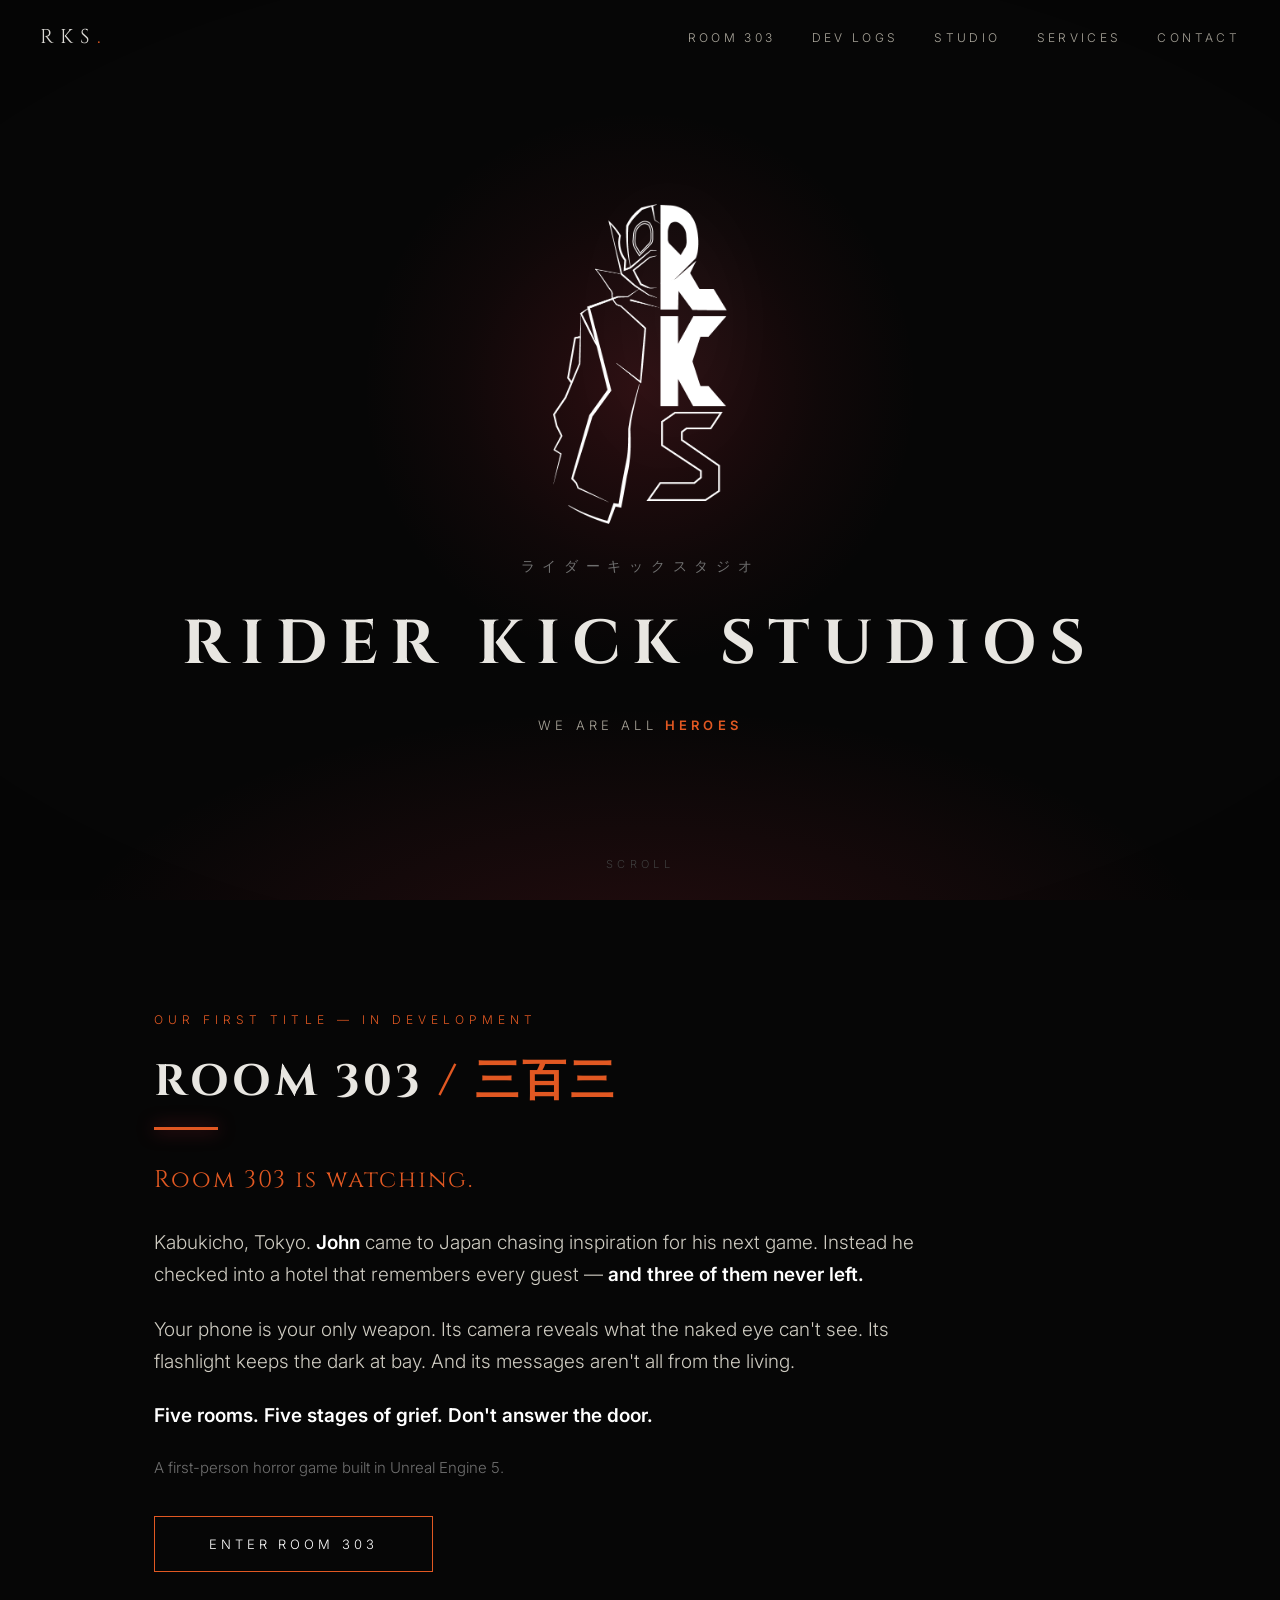
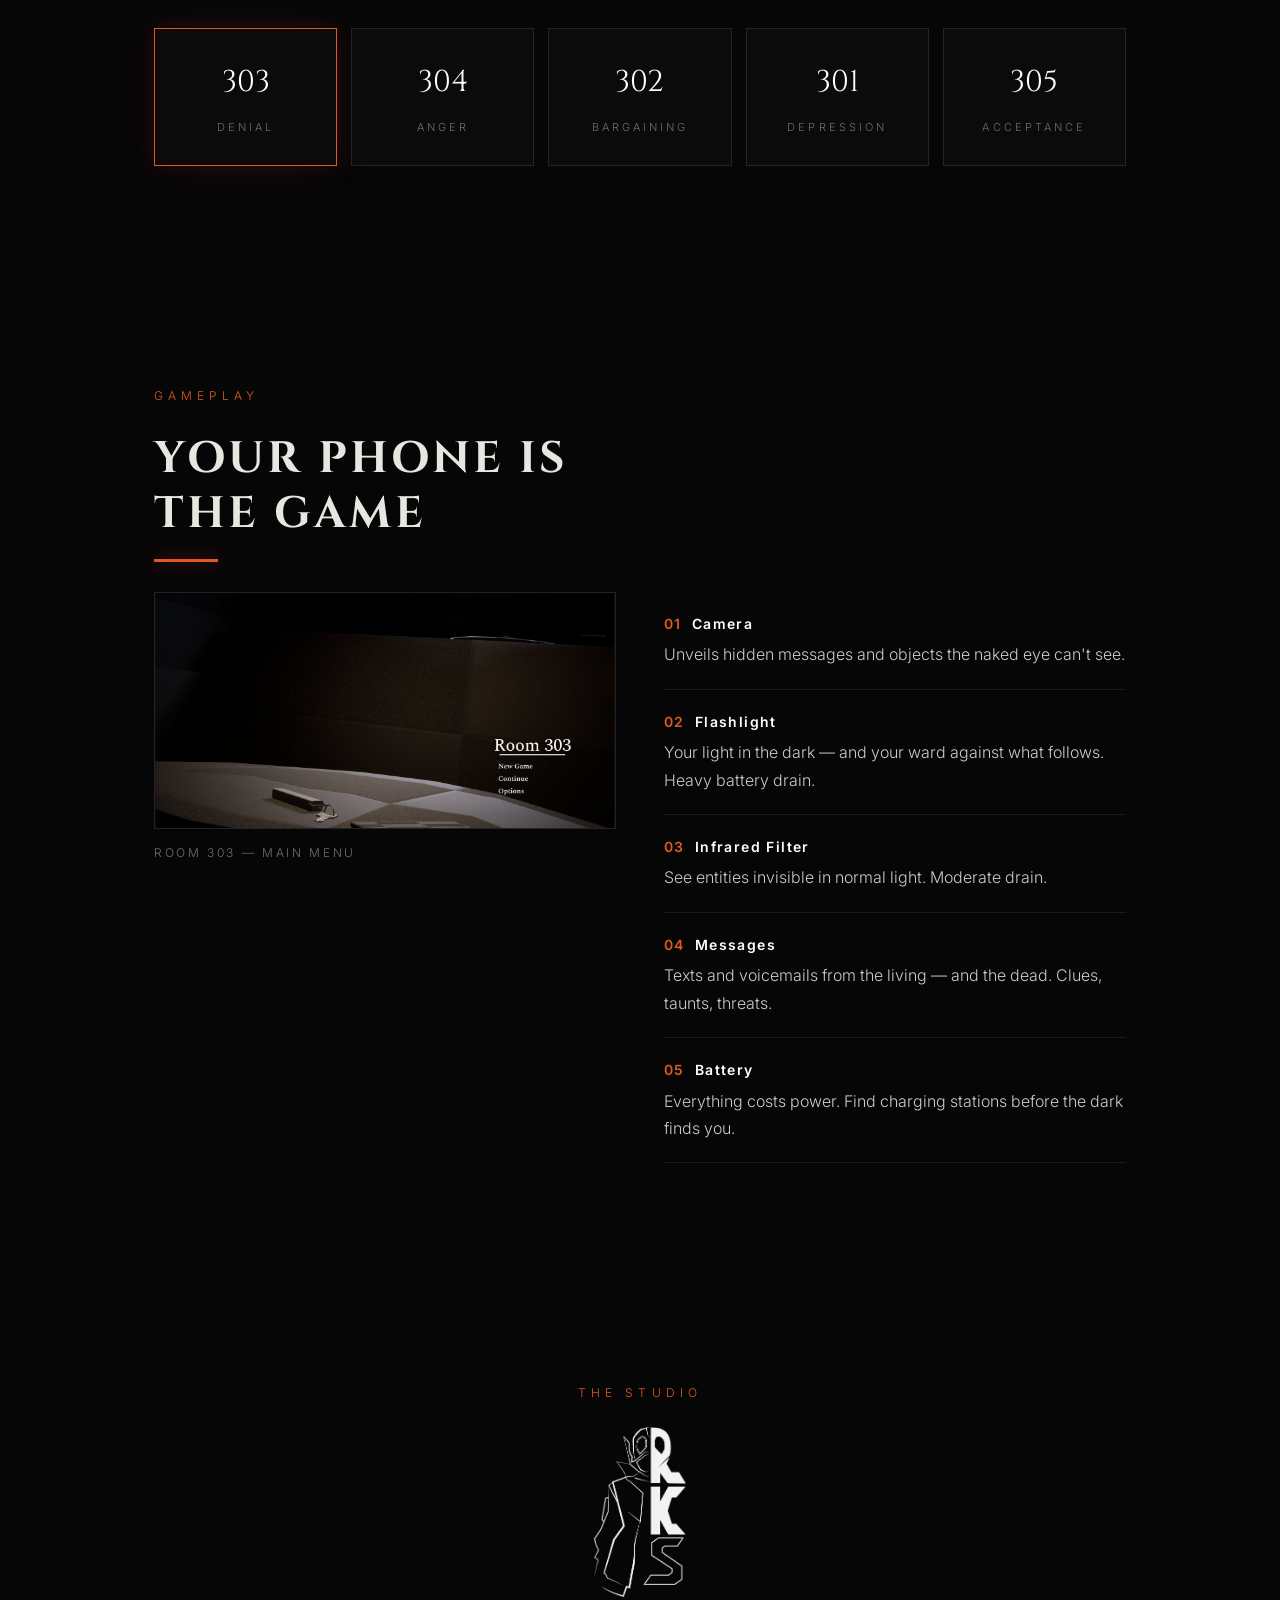
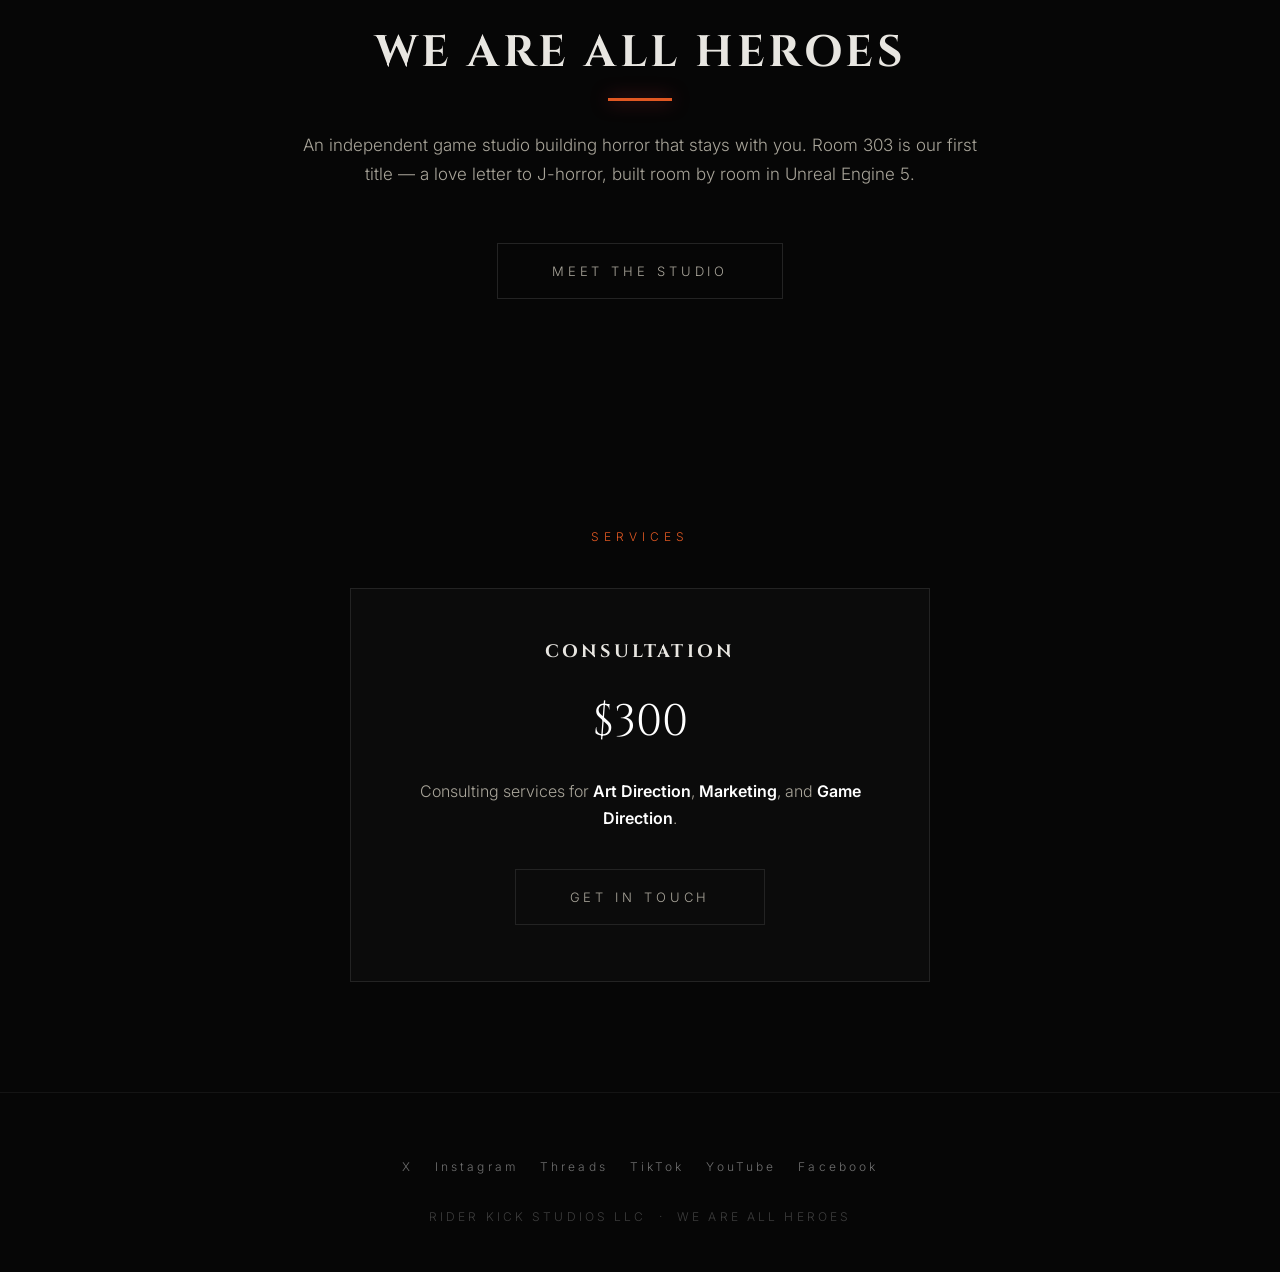
<file: index.html>
<!DOCTYPE html>
<html lang="en">
<head>
<meta charset="UTF-8">
<meta name="viewport" content="width=device-width, initial-scale=1.0">
<title>Rider Kick Studios — We Are All Heroes</title>
<meta name="description" content="Rider Kick Studios. We Are All Heroes. Room 303 — a first-person horror game set in Tokyo, built in Unreal Engine 5.">
<link rel="preconnect" href="https://fonts.googleapis.com">
<link rel="preconnect" href="https://fonts.gstatic.com" crossorigin>
<link href="https://fonts.googleapis.com/css2?family=Cinzel:wght@500;700&family=Inter:wght@300;400;600&display=swap" rel="stylesheet">
<link rel="stylesheet" href="styles.css">
<link rel="icon" type="image/png" href="assets/rks-logo.png">
</head>
<body>

<nav class="nav" aria-label="Main navigation">
  <a class="brand" href="index.html">RKS<span>.</span></a>
  <button class="hamburger" aria-label="Toggle menu" aria-expanded="false">
    <span></span><span></span><span></span>
  </button>
  <ul>
    <li><a href="room303.html">Room 303</a></li>
    <li><a href="devlogs.html">Dev Logs</a></li>
    <li><a href="studio.html">Studio</a></li>
    <li><a href="index.html#services">Services</a></li>
    <li><a href="studio.html#contact">Contact</a></li>
  </ul>
</nav>

<header class="hero">
  <img class="emblem" src="assets/rks-logo.png" alt="Rider Kick Studios logo — a rider helmet in white line art beside the stacked letters RKS">
  <div class="jp">ライダーキックスタジオ</div>
  <h1>RIDER KICK STUDIOS</h1>
  <p class="tagline">We Are All <b>Heroes</b></p>
  <div class="scroll-hint">SCROLL</div>
</header>

<section class="block reveal" id="room303">
  <div class="kicker">Our first title — in development</div>
  <h2 class="section-title">ROOM 303 <span class="jp-accent">/ 三百三</span></h2>
  <p class="watch-line">Room 303 is watching.</p>
  <p class="lead">Kabukicho, Tokyo. <strong>John</strong> came to Japan chasing inspiration for his next game. Instead he checked into a hotel that remembers every guest — <strong>and three of them never left.</strong></p>
  <p class="lead">Your phone is your only weapon. Its camera reveals what the naked eye can't see. Its flashlight keeps the dark at bay. And its messages aren't all from the living.</p>
  <p class="lead"><strong>Five rooms. Five stages of grief. Don't answer the door.</strong></p>
  <p class="fine">A first-person horror game built in Unreal Engine 5.</p>
  <a class="btn" href="room303.html">Enter Room 303</a>

  <div class="rooms">
    <div class="room main"><div class="num">303</div><div class="stage">Denial</div></div>
    <div class="room"><div class="num">304</div><div class="stage">Anger</div></div>
    <div class="room"><div class="num">302</div><div class="stage">Bargaining</div></div>
    <div class="room"><div class="num">301</div><div class="stage">Depression</div></div>
    <div class="room"><div class="num">305</div><div class="stage">Acceptance</div></div>
  </div>
</section>

<section class="block reveal">
  <div class="kicker">Gameplay</div>
  <h2 class="section-title">YOUR PHONE IS<br>THE GAME</h2>
  <div class="systems">
    <div>
      <div class="shot-frame">
        <img src="assets/room303-main-menu.jpg" alt="Room 303 main menu — a dark hotel room with a key on the table">
      </div>
      <p class="shot-caption">Room 303 — main menu</p>
    </div>
    <ul>
      <li><b><i>01</i>Camera</b>Unveils hidden messages and objects the naked eye can't see.</li>
      <li><b><i>02</i>Flashlight</b>Your light in the dark — and your ward against what follows. Heavy battery drain.</li>
      <li><b><i>03</i>Infrared Filter</b>See entities invisible in normal light. Moderate drain.</li>
      <li><b><i>04</i>Messages</b>Texts and voicemails from the living — and the dead. Clues, taunts, threats.</li>
      <li><b><i>05</i>Battery</b>Everything costs power. Find charging stations before the dark finds you.</li>
    </ul>
  </div>
</section>

<section class="block reveal studio-center">
  <div class="kicker">The studio</div>
  <img class="emblem-sm" src="assets/rks-logo.png" alt="Rider Kick Studios logo">
  <h2 class="section-title">WE ARE ALL HEROES</h2>
  <p>An independent game studio building horror that stays with you. Room 303 is our first title — a love letter to J-horror, built room by room in Unreal Engine 5.</p>
  <a class="btn ghost" href="studio.html">Meet the studio</a>
</section>

<section class="block reveal" id="services">
  <div class="kicker" style="text-align:center">Services</div>
  <div class="service-card">
    <h3>CONSULTATION</h3>
    <div class="price">$300</div>
    <p>Consulting services for <strong>Art Direction</strong>, <strong>Marketing</strong>, and <strong>Game Direction</strong>.</p>
    <a class="btn ghost" href="studio.html#contact">Get in touch</a>
  </div>
</section>

<footer>
  <div class="f-socials">
    <a href="https://x.com/RiderKickStudio" aria-label="RKS on X">X</a>
    <a href="https://www.instagram.com/riderkickstudios" aria-label="RKS on Instagram">Instagram</a>
    <a href="https://www.threads.net/@riderkickstudios" aria-label="RKS on Threads">Threads</a>
    <a href="#" aria-label="RKS on TikTok">TikTok</a>
    <a href="#" aria-label="RKS on YouTube">YouTube</a>
    <a href="#" aria-label="RKS on Facebook">Facebook</a>
  </div>
  <p>RIDER KICK STUDIOS LLC &nbsp;·&nbsp; WE ARE ALL HEROES</p>
</footer>

<script src="script.js"></script>
</body>
</html>
</file>
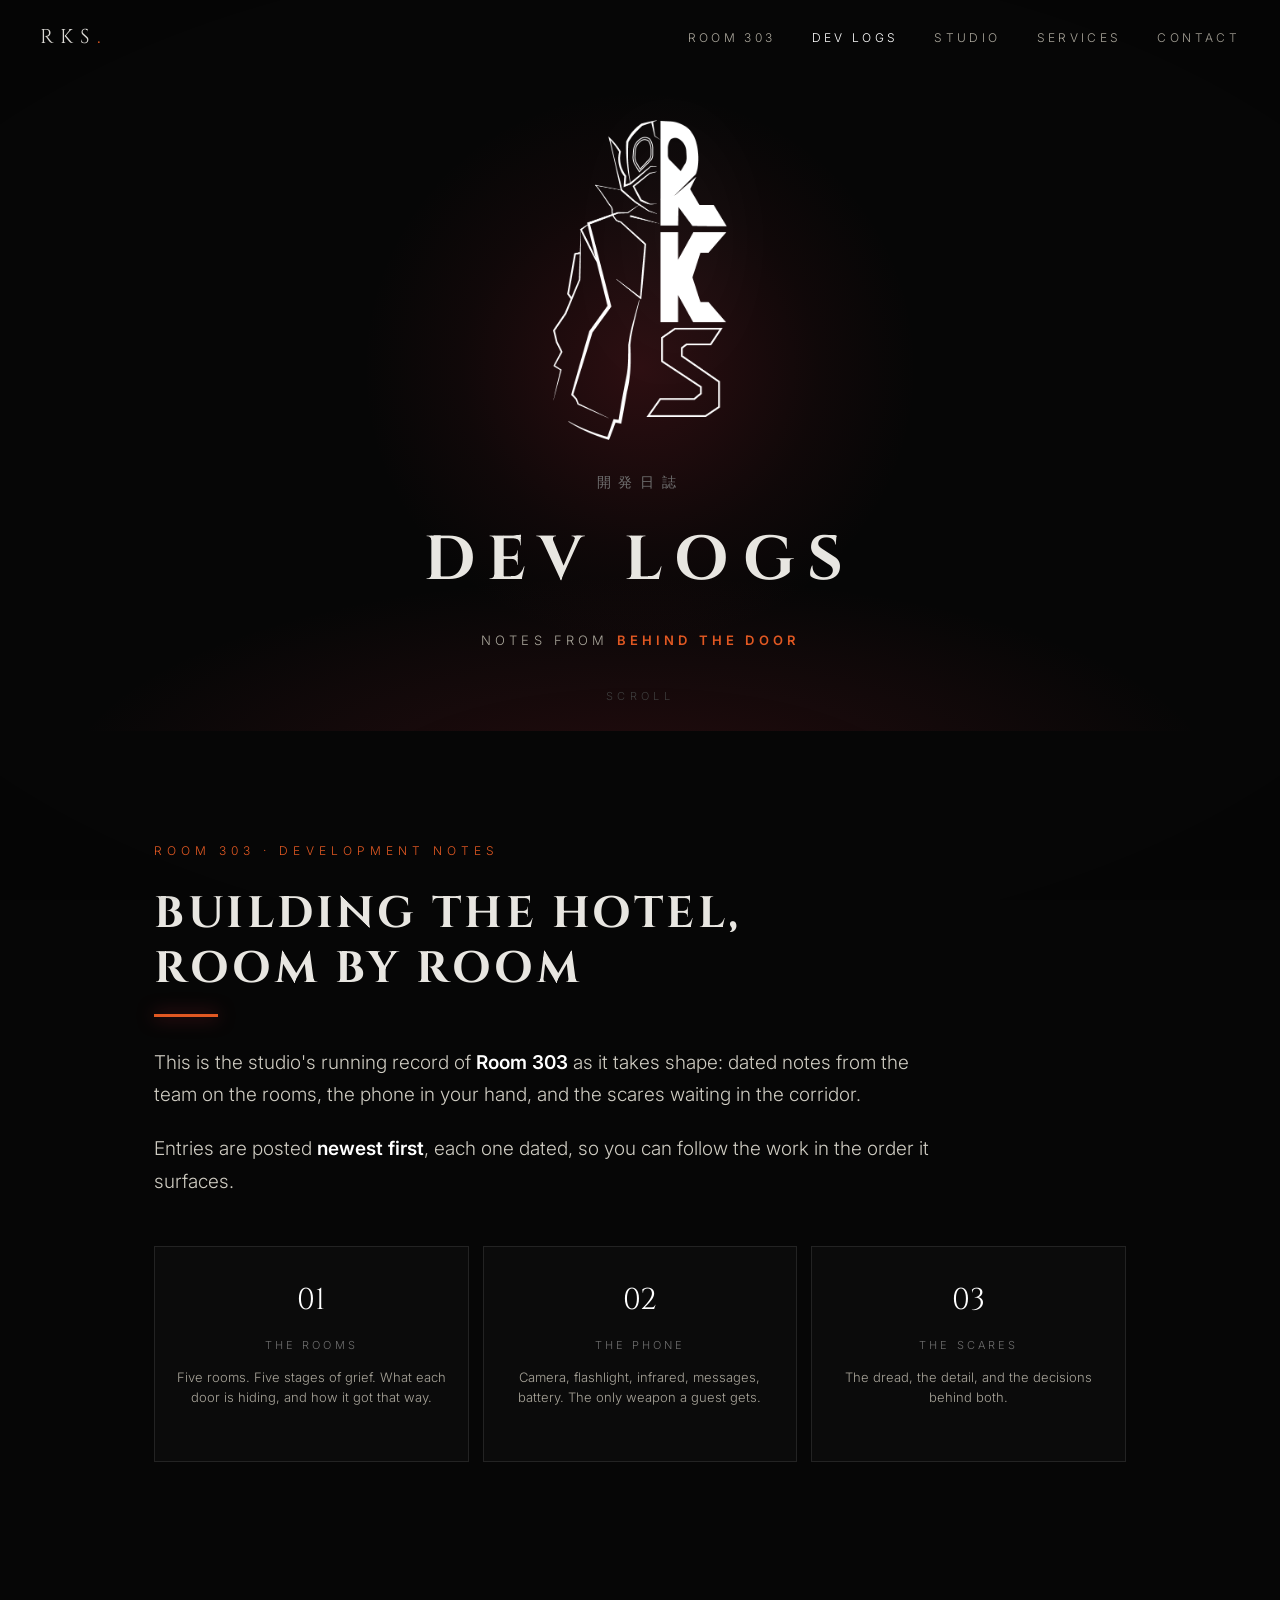
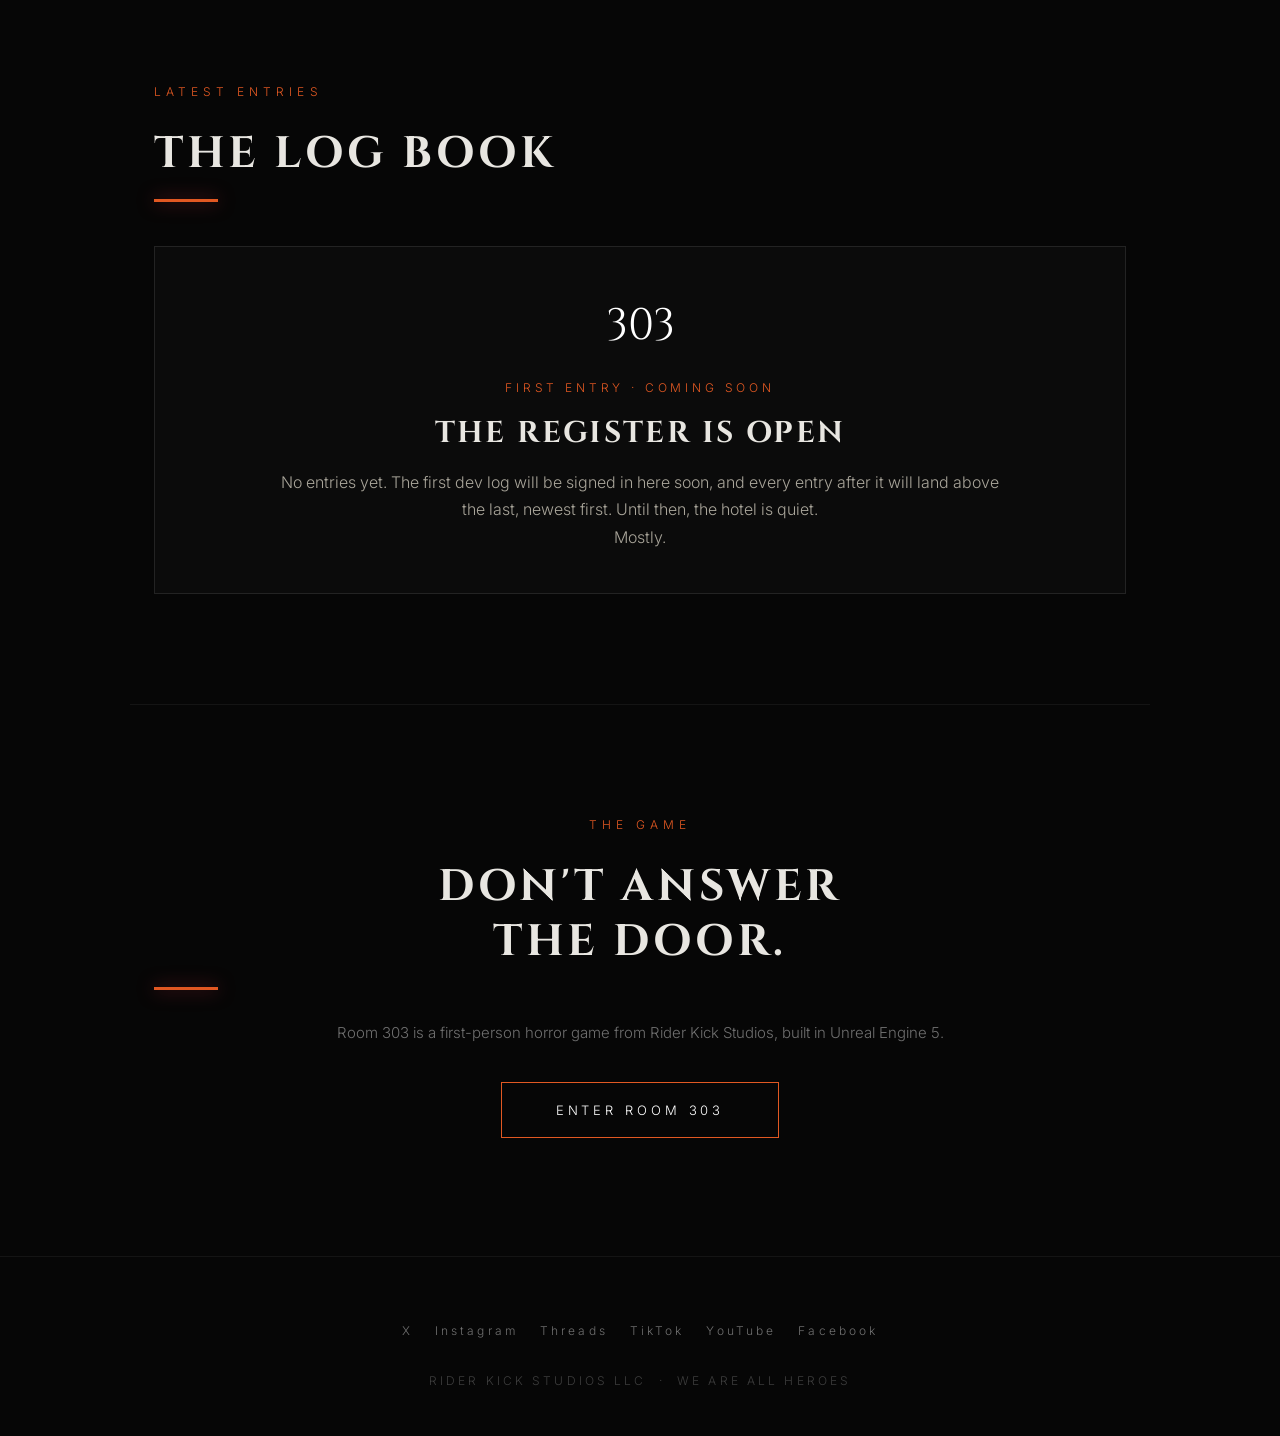
<file: devlogs.html>
<!DOCTYPE html>
<html lang="en">
<head>
<meta charset="UTF-8">
<meta name="viewport" content="width=device-width, initial-scale=1.0">
<title>Dev Logs — Rider Kick Studios</title>
<meta name="description" content="Dev Logs from Rider Kick Studios: dated development notes from the team building Room 303, our first-person horror game set in Kabukicho, Tokyo.">
<link rel="preconnect" href="https://fonts.googleapis.com">
<link rel="preconnect" href="https://fonts.gstatic.com" crossorigin>
<link href="https://fonts.googleapis.com/css2?family=Cinzel:wght@500;700&family=Inter:wght@300;400;600&display=swap" rel="stylesheet">
<link rel="stylesheet" href="styles.css">
<link rel="icon" type="image/png" href="assets/rks-logo.png">
</head>
<body>

<nav class="nav" aria-label="Main navigation">
  <a class="brand" href="index.html">RKS<span>.</span></a>
  <button class="hamburger" aria-label="Toggle menu" aria-expanded="false">
    <span></span><span></span><span></span>
  </button>
  <ul>
    <li><a href="room303.html">Room 303</a></li>
    <li><a href="devlogs.html" class="active">Dev Logs</a></li>
    <li><a href="studio.html">Studio</a></li>
    <li><a href="index.html#services">Services</a></li>
    <li><a href="studio.html#contact">Contact</a></li>
  </ul>
</nav>

<header class="hero" style="min-height: 76vh;">
  <img class="emblem" src="assets/rks-logo.png" alt="Rider Kick Studios logo — a rider helmet in white line art beside the stacked letters RKS">
  <div class="jp">開発日誌</div>
  <h1>DEV LOGS</h1>
  <p class="tagline">Notes from <b>behind the door</b></p>
  <div class="scroll-hint">SCROLL</div>
</header>

<section class="block reveal">
  <div class="kicker">Room 303 · Development notes</div>
  <h2 class="section-title">BUILDING THE HOTEL,<br>ROOM BY ROOM</h2>
  <p class="lead">This is the studio's running record of <strong>Room 303</strong> as it takes shape: dated notes from the team on the rooms, the phone in your hand, and the scares waiting in the corridor.</p>
  <p class="lead">Entries are posted <strong>newest first</strong>, each one dated, so you can follow the work in the order it surfaces.</p>

  <div class="devlog-topics">
    <div class="room"><div class="num">01</div><div class="stage">The Rooms</div><div class="desc">Five rooms. Five stages of grief. What each door is hiding, and how it got that way.</div></div>
    <div class="room"><div class="num">02</div><div class="stage">The Phone</div><div class="desc">Camera, flashlight, infrared, messages, battery. The only weapon a guest gets.</div></div>
    <div class="room"><div class="num">03</div><div class="stage">The Scares</div><div class="desc">The dread, the detail, and the decisions behind both.</div></div>
  </div>
</section>

<section class="block reveal" id="entries">
  <div class="kicker">Latest entries</div>
  <h2 class="section-title">THE LOG BOOK</h2>

  <!-- Dev log entries: add each new entry as an <article class="devlog-entry"> at the TOP of .devlog-list, newest first.
       Entry shape:
       <article class="devlog-entry">
         <div class="devlog-meta"><time datetime="YYYY-MM-DD">Month D, YYYY</time> · Room 303</div>
         <h3>Entry title</h3>
         <p>Entry text.</p>
       </article> -->
  <div class="devlog-list">
    <article class="devlog-empty">
      <div class="room-num">303</div>
      <div class="devlog-meta">First entry · Coming soon</div>
      <h3>THE REGISTER IS OPEN</h3>
      <p>No entries yet. The first dev log will be signed in here soon, and every entry after it will land above the last, newest first. Until then, the hotel is quiet.</p>
      <p>Mostly.</p>
    </article>
  </div>
</section>

<section class="block reveal contact-box">
  <div class="kicker">The game</div>
  <h2 class="section-title">DON'T ANSWER<br>THE DOOR.</h2>
  <p class="fine">Room 303 is a first-person horror game from Rider Kick Studios, built in Unreal Engine 5.</p>
  <a class="btn" href="room303.html">Enter Room 303</a>
</section>

<footer>
  <div class="f-socials">
    <a href="https://x.com/RiderKickStudio" aria-label="RKS on X">X</a>
    <a href="https://www.instagram.com/riderkickstudios" aria-label="RKS on Instagram">Instagram</a>
    <a href="https://www.threads.net/@riderkickstudios" aria-label="RKS on Threads">Threads</a>
    <a href="#" aria-label="RKS on TikTok">TikTok</a>
    <a href="#" aria-label="RKS on YouTube">YouTube</a>
    <a href="#" aria-label="RKS on Facebook">Facebook</a>
  </div>
  <p>RIDER KICK STUDIOS LLC &nbsp;·&nbsp; WE ARE ALL HEROES</p>
</footer>

<script src="script.js"></script>
</body>
</html>
</file>
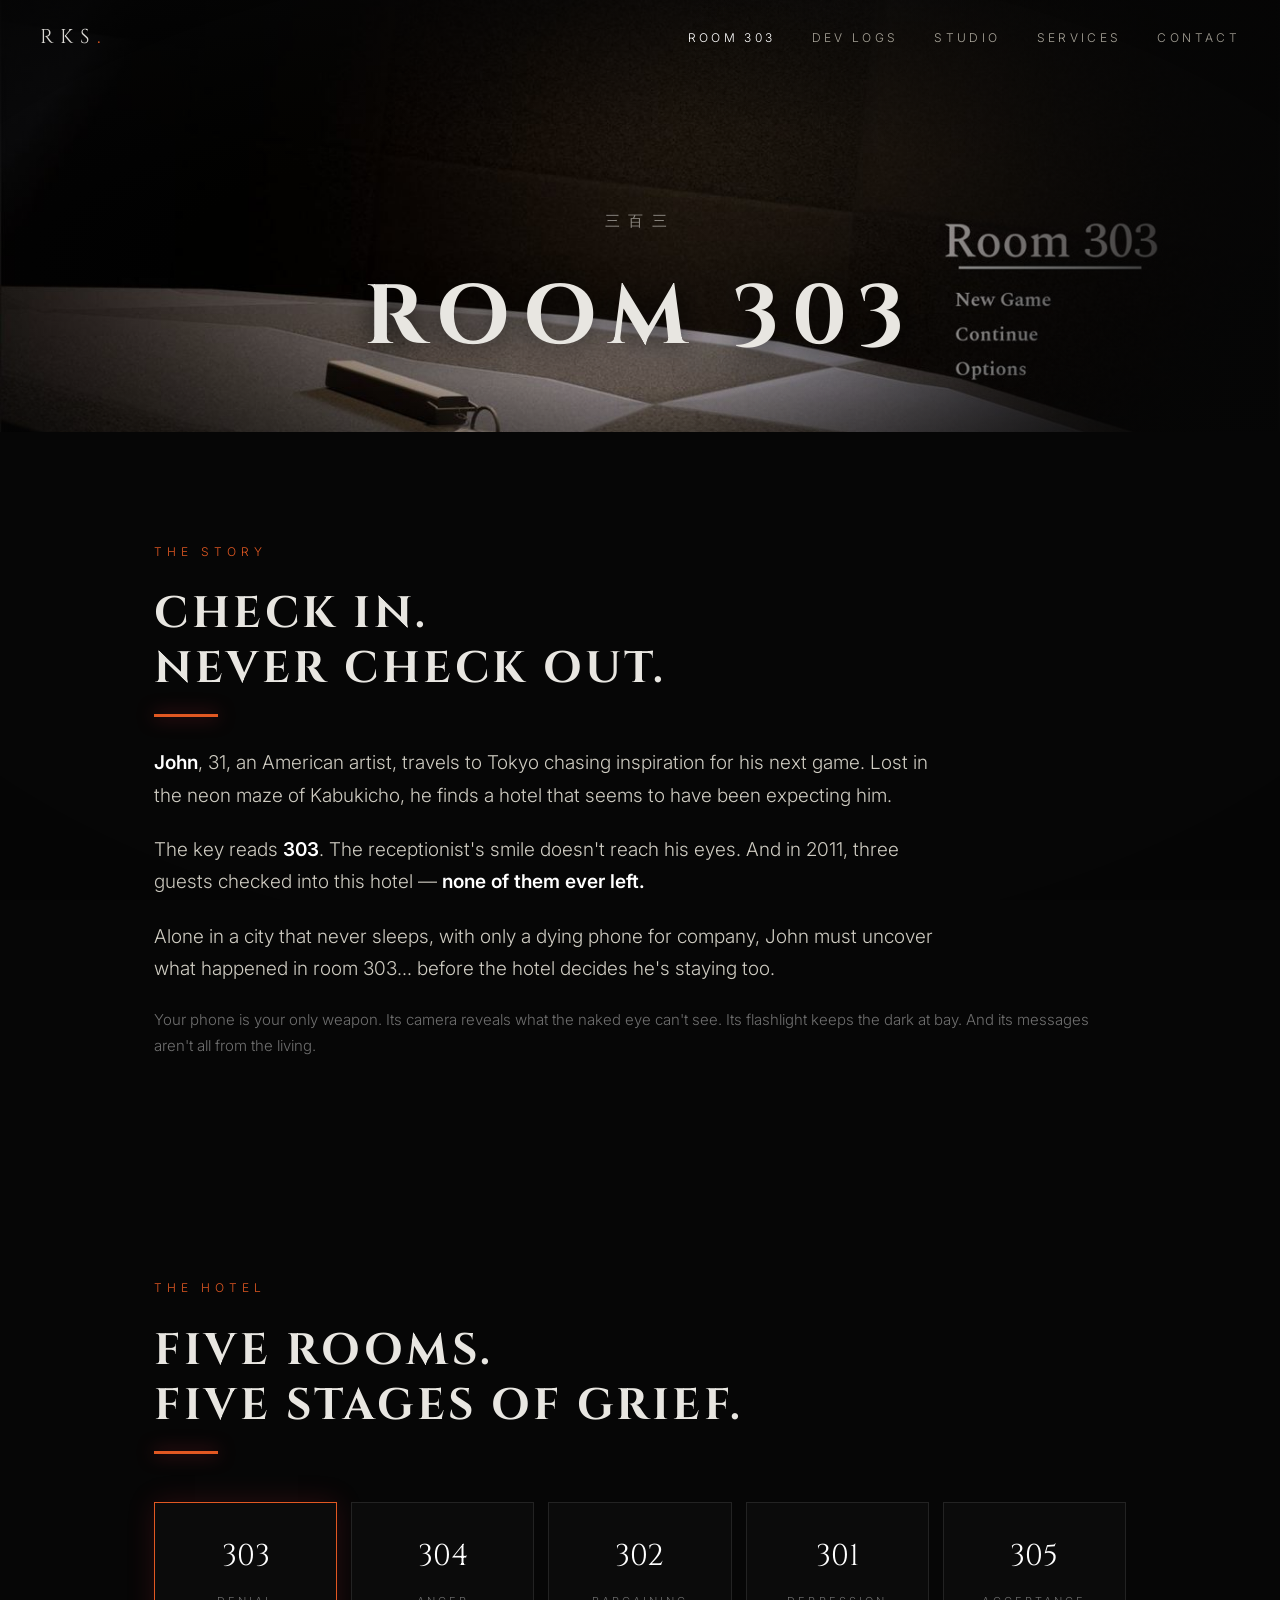
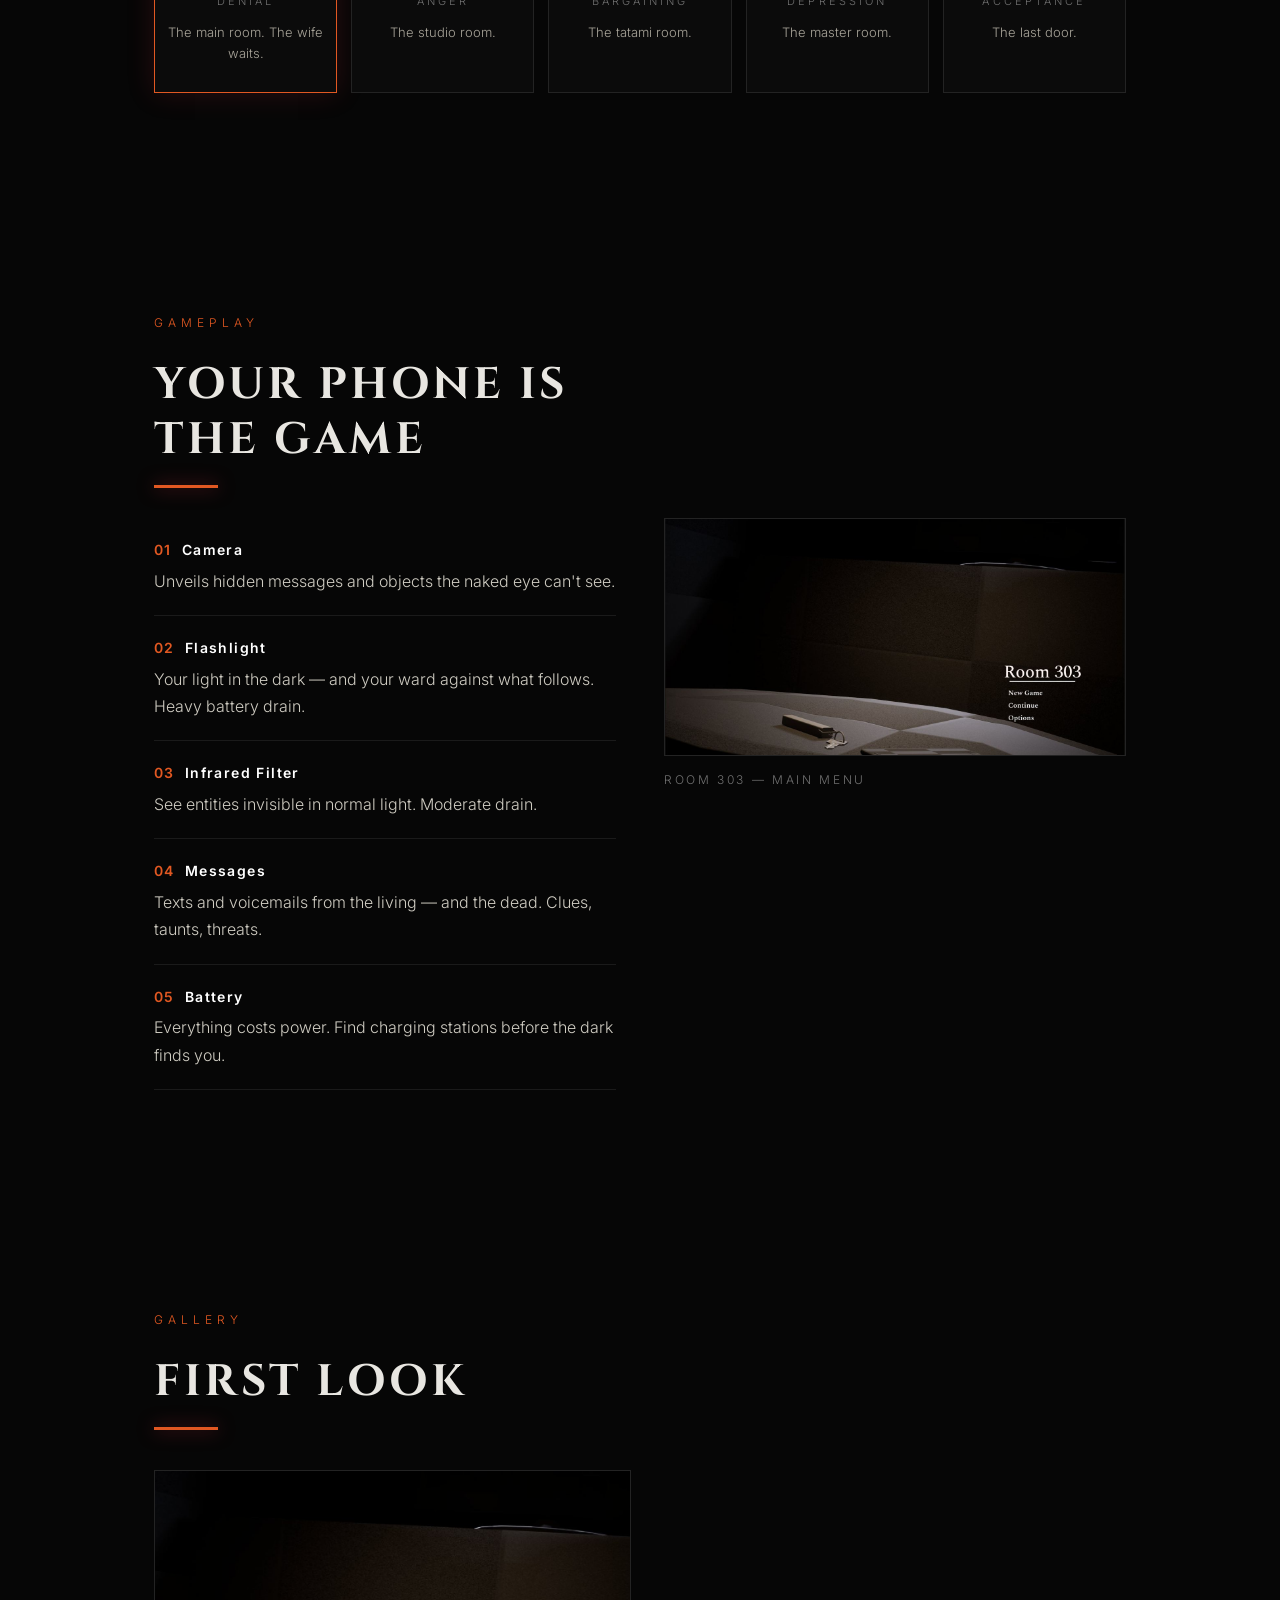
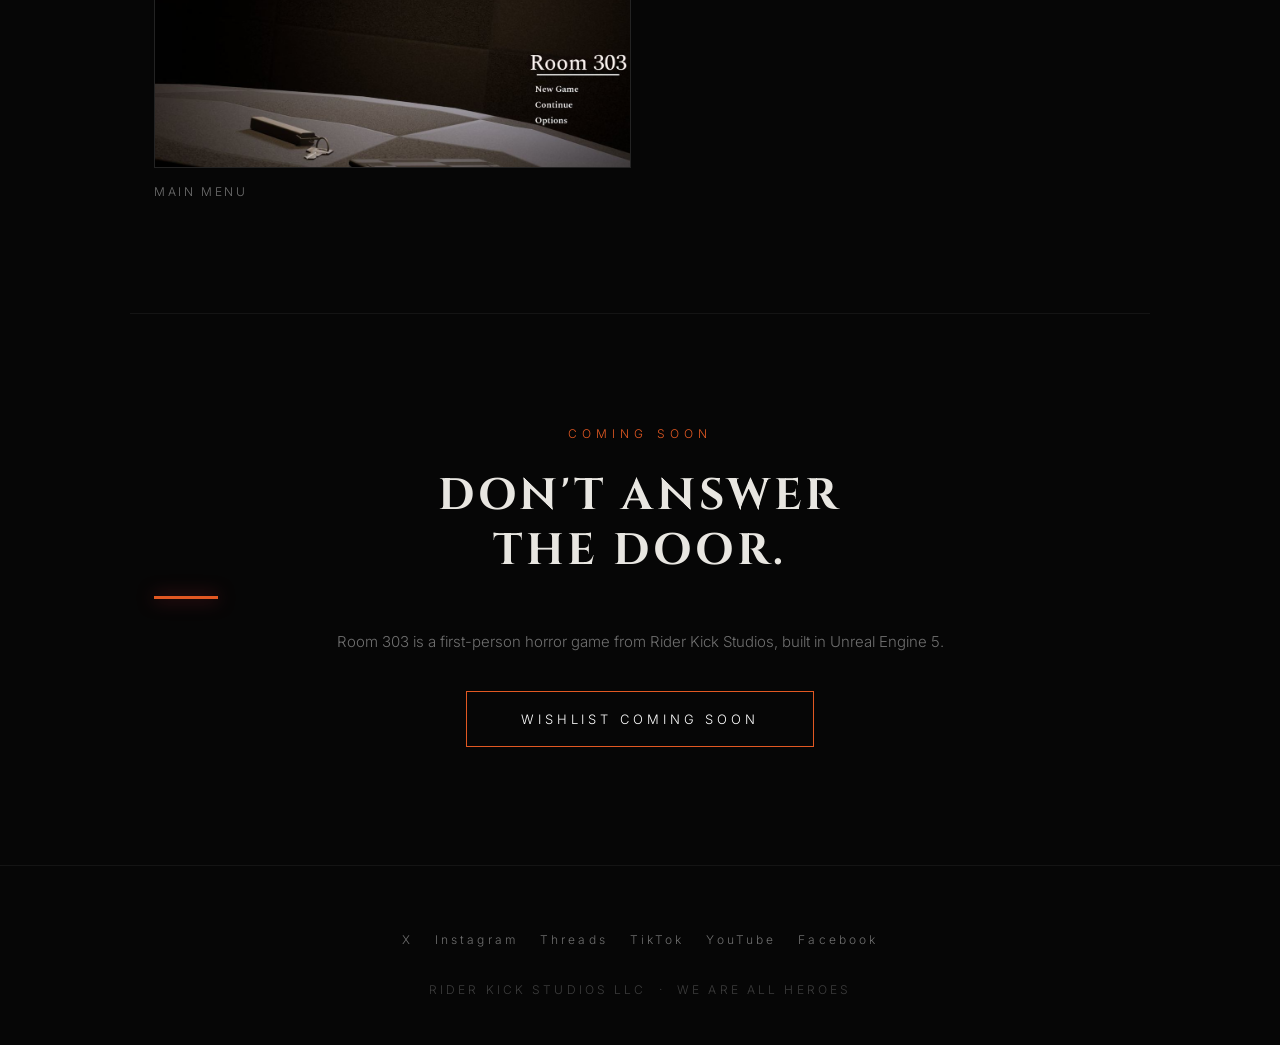
<file: room303.html>
<!DOCTYPE html>
<html lang="en">
<head>
<meta charset="UTF-8">
<meta name="viewport" content="width=device-width, initial-scale=1.0">
<title>Room 303 — Rider Kick Studios</title>
<meta name="description" content="Room 303 — a first-person horror game from Rider Kick Studios. Kabukicho, Tokyo. Five rooms. Five stages of grief. Don't answer the door.">
<link rel="preconnect" href="https://fonts.googleapis.com">
<link rel="preconnect" href="https://fonts.gstatic.com" crossorigin>
<link href="https://fonts.googleapis.com/css2?family=Cinzel:wght@500;700&family=Inter:wght@300;400;600&display=swap" rel="stylesheet">
<link rel="stylesheet" href="styles.css">
<link rel="icon" type="image/png" href="assets/rks-logo.png">
</head>
<body>

<nav class="nav" aria-label="Main navigation">
  <a class="brand" href="index.html">RKS<span>.</span></a>
  <button class="hamburger" aria-label="Toggle menu" aria-expanded="false">
    <span></span><span></span><span></span>
  </button>
  <ul>
    <li><a href="room303.html" class="active">Room 303</a></li>
    <li><a href="devlogs.html">Dev Logs</a></li>
    <li><a href="studio.html">Studio</a></li>
    <li><a href="index.html#services">Services</a></li>
    <li><a href="studio.html#contact">Contact</a></li>
  </ul>
</nav>

<header class="banner">
  <img src="assets/room303-main-menu.jpg" alt="Room 303 main menu — a dark hotel room, a key resting on the table, New Game / Continue / Options">
  <div class="banner-title">
    <div class="jp">三百三</div>
    <h1>ROOM 303</h1>
  </div>
</header>

<section class="block reveal">
  <div class="kicker">The story</div>
  <h2 class="section-title">CHECK IN.<br>NEVER CHECK OUT.</h2>
  <p class="lead"><strong>John</strong>, 31, an American artist, travels to Tokyo chasing inspiration for his next game. Lost in the neon maze of Kabukicho, he finds a hotel that seems to have been expecting him.</p>
  <p class="lead">The key reads <strong>303</strong>. The receptionist's smile doesn't reach his eyes. And in 2011, three guests checked into this hotel — <strong>none of them ever left.</strong></p>
  <p class="lead">Alone in a city that never sleeps, with only a dying phone for company, John must uncover what happened in room 303… before the hotel decides he's staying too.</p>
  <p class="fine">Your phone is your only weapon. Its camera reveals what the naked eye can't see. Its flashlight keeps the dark at bay. And its messages aren't all from the living.</p>
</section>

<section class="block reveal">
  <div class="kicker">The hotel</div>
  <h2 class="section-title">FIVE ROOMS.<br>FIVE STAGES OF GRIEF.</h2>
  <div class="rooms">
    <div class="room main">
      <div class="num">303</div><div class="stage">Denial</div>
      <div class="desc">The main room. The wife waits.</div>
    </div>
    <div class="room">
      <div class="num">304</div><div class="stage">Anger</div>
      <div class="desc">The studio room.</div>
    </div>
    <div class="room">
      <div class="num">302</div><div class="stage">Bargaining</div>
      <div class="desc">The tatami room.</div>
    </div>
    <div class="room">
      <div class="num">301</div><div class="stage">Depression</div>
      <div class="desc">The master room.</div>
    </div>
    <div class="room">
      <div class="num">305</div><div class="stage">Acceptance</div>
      <div class="desc">The last door.</div>
    </div>
  </div>
</section>

<section class="block reveal">
  <div class="kicker">Gameplay</div>
  <h2 class="section-title">YOUR PHONE IS<br>THE GAME</h2>
  <div class="systems">
    <ul>
      <li><b><i>01</i>Camera</b>Unveils hidden messages and objects the naked eye can't see.</li>
      <li><b><i>02</i>Flashlight</b>Your light in the dark — and your ward against what follows. Heavy battery drain.</li>
      <li><b><i>03</i>Infrared Filter</b>See entities invisible in normal light. Moderate drain.</li>
      <li><b><i>04</i>Messages</b>Texts and voicemails from the living — and the dead. Clues, taunts, threats.</li>
      <li><b><i>05</i>Battery</b>Everything costs power. Find charging stations before the dark finds you.</li>
    </ul>
    <div>
      <div class="shot-frame">
        <img src="assets/room303-main-menu.jpg" alt="Room 303 in-game still — the main menu screen over a dark hotel room">
      </div>
      <p class="shot-caption">Room 303 — main menu</p>
    </div>
  </div>
</section>

<section class="block reveal">
  <div class="kicker">Gallery</div>
  <h2 class="section-title">FIRST LOOK</h2>
  <div class="gallery">
    <div>
      <div class="shot-frame">
        <img src="assets/room303-main-menu.jpg" alt="Room 303 main menu — dark hotel room, key on the table">
      </div>
      <p class="shot-caption">Main menu</p>
    </div>
  </div>
</section>

<section class="block reveal contact-box">
  <div class="kicker">Coming soon</div>
  <h2 class="section-title">DON'T ANSWER<br>THE DOOR.</h2>
  <p class="fine">Room 303 is a first-person horror game from Rider Kick Studios, built in Unreal Engine 5.</p>
  <a class="btn" href="#">Wishlist coming soon</a>
</section>

<footer>
  <div class="f-socials">
    <a href="https://x.com/RiderKickStudio" aria-label="RKS on X">X</a>
    <a href="https://www.instagram.com/riderkickstudios" aria-label="RKS on Instagram">Instagram</a>
    <a href="https://www.threads.net/@riderkickstudios" aria-label="RKS on Threads">Threads</a>
    <a href="#" aria-label="RKS on TikTok">TikTok</a>
    <a href="#" aria-label="RKS on YouTube">YouTube</a>
    <a href="#" aria-label="RKS on Facebook">Facebook</a>
  </div>
  <p>RIDER KICK STUDIOS LLC &nbsp;·&nbsp; WE ARE ALL HEROES</p>
</footer>

<script src="script.js"></script>
</body>
</html>
</file>
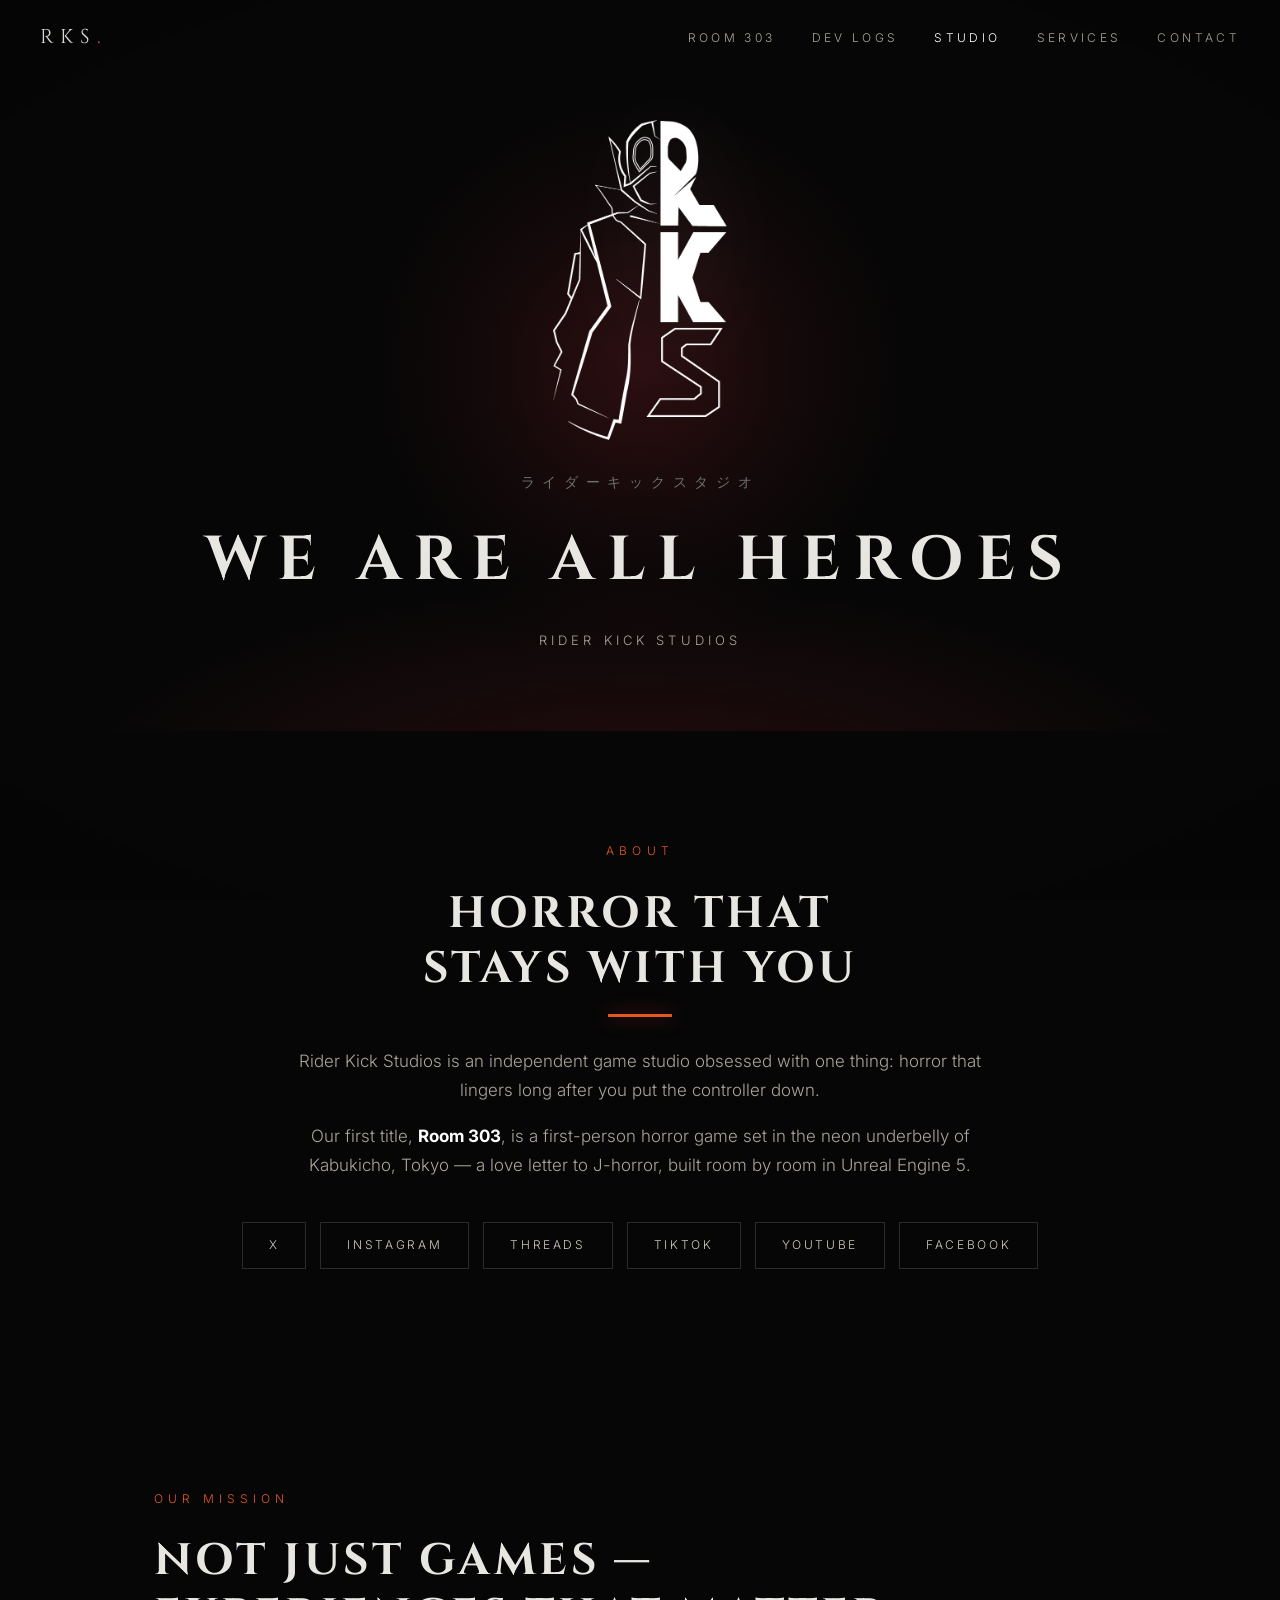
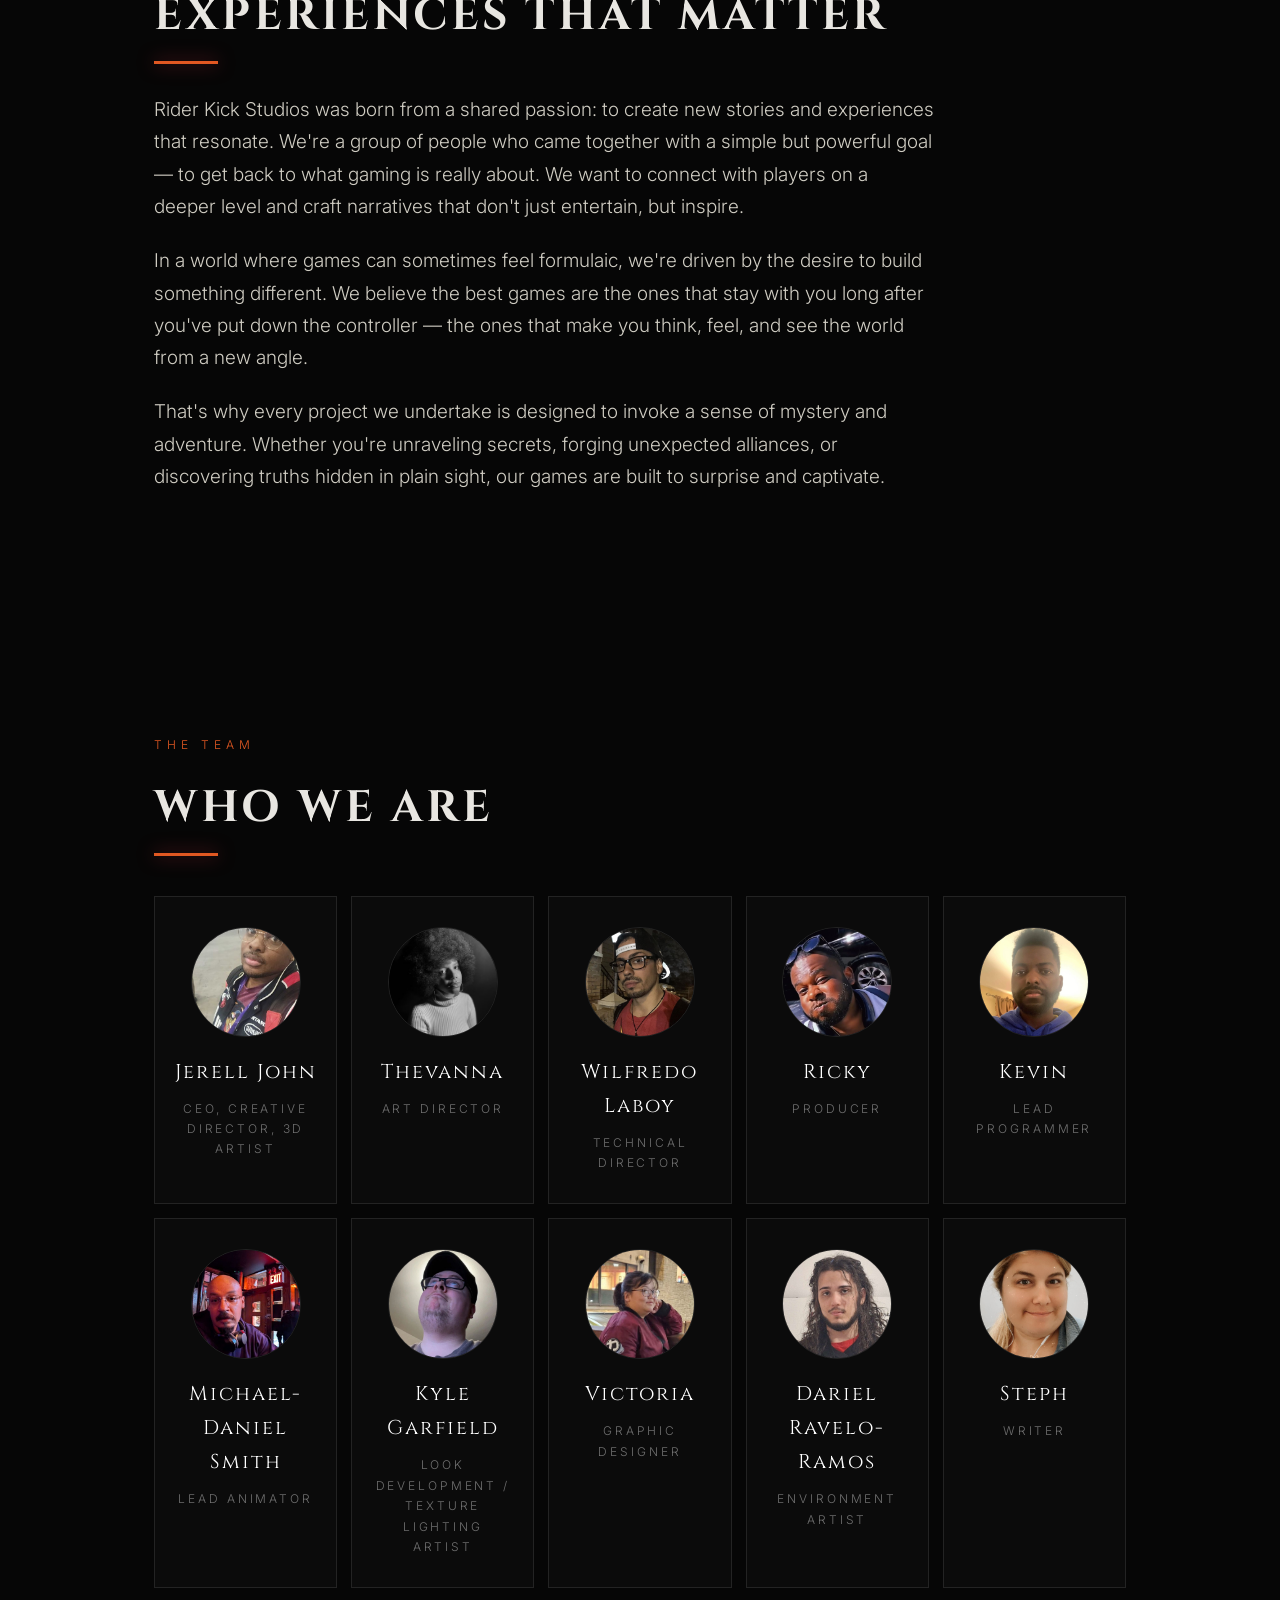
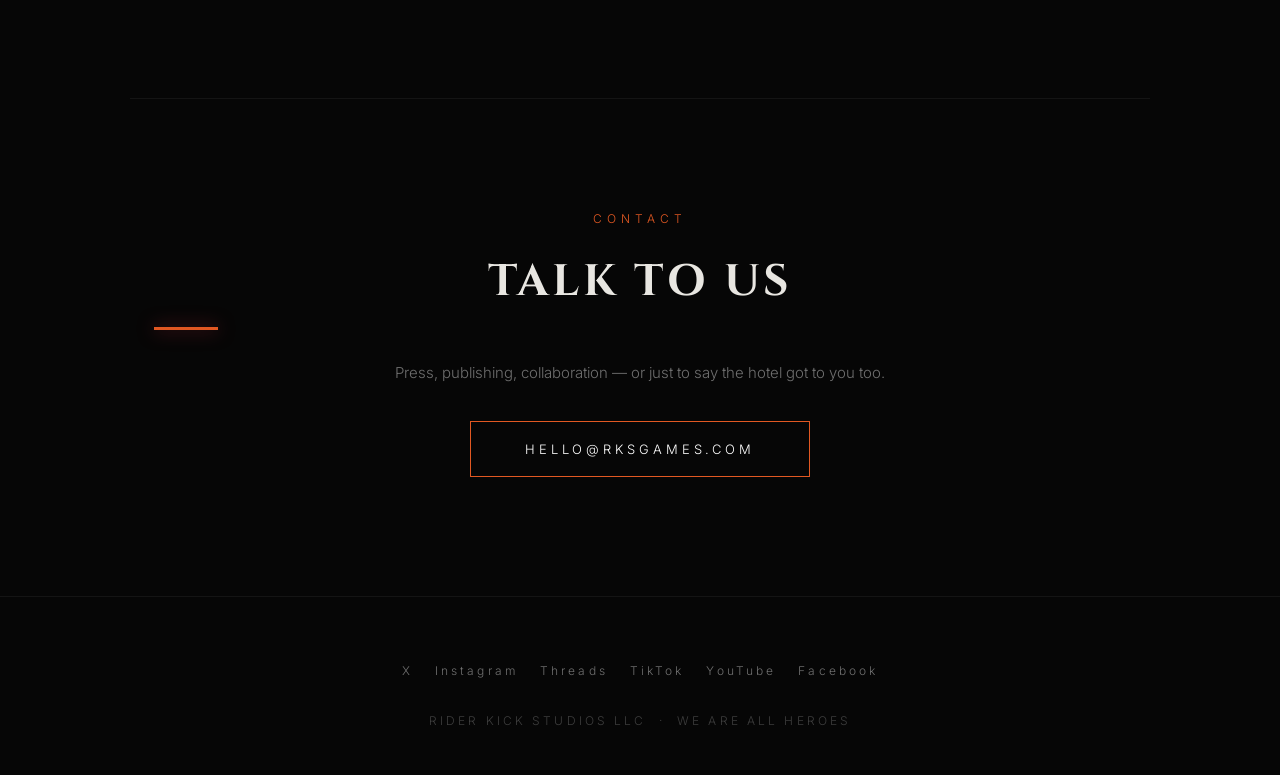
<file: studio.html>
<!DOCTYPE html>
<html lang="en">
<head>
<meta charset="UTF-8">
<meta name="viewport" content="width=device-width, initial-scale=1.0">
<title>Studio — Rider Kick Studios</title>
<meta name="description" content="Rider Kick Studios — an independent game studio building horror that stays with you. We Are All Heroes.">
<link rel="preconnect" href="https://fonts.googleapis.com">
<link rel="preconnect" href="https://fonts.gstatic.com" crossorigin>
<link href="https://fonts.googleapis.com/css2?family=Cinzel:wght@500;700&family=Inter:wght@300;400;600&display=swap" rel="stylesheet">
<link rel="stylesheet" href="styles.css">
<link rel="icon" type="image/png" href="assets/rks-logo.png">
</head>
<body>

<nav class="nav" aria-label="Main navigation">
  <a class="brand" href="index.html">RKS<span>.</span></a>
  <button class="hamburger" aria-label="Toggle menu" aria-expanded="false">
    <span></span><span></span><span></span>
  </button>
  <ul>
    <li><a href="room303.html">Room 303</a></li>
    <li><a href="devlogs.html">Dev Logs</a></li>
    <li><a href="studio.html" class="active">Studio</a></li>
    <li><a href="index.html#services">Services</a></li>
    <li><a href="#contact">Contact</a></li>
  </ul>
</nav>

<header class="hero" style="min-height: 78vh;">
  <img class="emblem" src="assets/rks-logo.png" alt="Rider Kick Studios logo — a rider helmet in white line art beside the stacked letters RKS">
  <div class="jp">ライダーキックスタジオ</div>
  <h1>WE ARE ALL HEROES</h1>
  <p class="tagline">Rider Kick Studios</p>
</header>

<section class="block reveal studio-center">
  <div class="kicker">About</div>
  <h2 class="section-title">HORROR THAT<br>STAYS WITH YOU</h2>
  <p>Rider Kick Studios is an independent game studio obsessed with one thing: horror that lingers long after you put the controller down.</p>
  <p>Our first title, <strong style="color:#fff">Room 303</strong>, is a first-person horror game set in the neon underbelly of Kabukicho, Tokyo — a love letter to J-horror, built room by room in Unreal Engine 5.</p>
  <div class="socials">
    <a href="https://x.com/RiderKickStudio" aria-label="RKS on X">X</a>
    <a href="https://www.instagram.com/riderkickstudios" aria-label="RKS on Instagram">Instagram</a>
    <a href="https://www.threads.net/@riderkickstudios" aria-label="RKS on Threads">Threads</a>
    <a href="#" aria-label="RKS on TikTok">TikTok</a>
    <a href="#" aria-label="RKS on YouTube">YouTube</a>
    <a href="#" aria-label="RKS on Facebook">Facebook</a>
  </div>
</section>

<section class="block reveal">
  <div class="kicker">Our mission</div>
  <h2 class="section-title">NOT JUST GAMES —<br>EXPERIENCES THAT MATTER</h2>
  <p class="lead">Rider Kick Studios was born from a shared passion: to create new stories and experiences that resonate. We're a group of people who came together with a simple but powerful goal — to get back to what gaming is really about. We want to connect with players on a deeper level and craft narratives that don't just entertain, but inspire.</p>
  <p class="lead">In a world where games can sometimes feel formulaic, we're driven by the desire to build something different. We believe the best games are the ones that stay with you long after you've put down the controller — the ones that make you think, feel, and see the world from a new angle.</p>
  <p class="lead">That's why every project we undertake is designed to invoke a sense of mystery and adventure. Whether you're unraveling secrets, forging unexpected alliances, or discovering truths hidden in plain sight, our games are built to surprise and captivate.</p>
</section>

<section class="block reveal">
  <div class="kicker">The team</div>
  <h2 class="section-title">WHO WE ARE</h2>
  <div class="team">
    <div class="member"><img class="photo" src="assets/team/jerell-john.jpg" alt="Jerell John"><div class="name">Jerell John</div><div class="role">CEO, Creative Director, 3D Artist</div></div>
    <div class="member"><img class="photo" src="assets/team/thevanna.jpg" alt="Thevanna"><div class="name">Thevanna</div><div class="role">Art Director</div></div>
    <div class="member"><img class="photo" src="assets/team/wilfredo-laboy.jpg" alt="Wilfredo Laboy"><div class="name">Wilfredo Laboy</div><div class="role">Technical Director</div></div>
    <div class="member"><img class="photo" src="assets/team/ricky.jpg" alt="Ricky"><div class="name">Ricky</div><div class="role">Producer</div></div>
    <div class="member"><img class="photo" src="assets/team/kevin.jpg" alt="Kevin"><div class="name">Kevin</div><div class="role">Lead Programmer</div></div>
    <div class="member"><img class="photo" src="assets/team/michael-daniel-smith.jpg" alt="Michael-Daniel Smith"><div class="name">Michael-Daniel Smith</div><div class="role">Lead Animator</div></div>
    <div class="member"><img class="photo" src="assets/team/kyle-garfield.jpg" alt="Kyle Garfield"><div class="name">Kyle Garfield</div><div class="role">Look Development / Texture Lighting Artist</div></div>
    <div class="member"><img class="photo" src="assets/team/victoria.jpg" alt="Victoria"><div class="name">Victoria</div><div class="role">Graphic Designer</div></div>
    <div class="member"><img class="photo" src="assets/team/dariel-ravelo-ramos.jpg" alt="Dariel Ravelo-Ramos"><div class="name">Dariel Ravelo-Ramos</div><div class="role">Environment Artist</div></div>
    <div class="member"><img class="photo" src="assets/team/steph.jpg" alt="Steph"><div class="name">Steph</div><div class="role">Writer</div></div>
  </div>
</section>

<section class="block reveal contact-box" id="contact">
  <div class="kicker">Contact</div>
  <h2 class="section-title">TALK TO US</h2>
  <p class="fine">Press, publishing, collaboration — or just to say the hotel got to you too.</p>
  <a class="btn" href="mailto:hello@rksgames.com">hello@rksgames.com</a>
</section>

<footer>
  <div class="f-socials">
    <a href="https://x.com/RiderKickStudio" aria-label="RKS on X">X</a>
    <a href="https://www.instagram.com/riderkickstudios" aria-label="RKS on Instagram">Instagram</a>
    <a href="https://www.threads.net/@riderkickstudios" aria-label="RKS on Threads">Threads</a>
    <a href="#" aria-label="RKS on TikTok">TikTok</a>
    <a href="#" aria-label="RKS on YouTube">YouTube</a>
    <a href="#" aria-label="RKS on Facebook">Facebook</a>
  </div>
  <p>RIDER KICK STUDIOS LLC &nbsp;·&nbsp; WE ARE ALL HEROES</p>
</footer>

<script src="script.js"></script>
</body>
</html>
</file>
<file: styles.css>
/* Rider Kick Studios demo — shared styles */
:root {
  --bg: #060606;
  --bg-raised: #0b0b0b;
  --bone: #e8e6e1;
  --muted: #a9a59a;
  --dim: #6f6f6f;
  --faint: #3d3d3d;
  --blood: #e15822;
  --line: #232323;
  --serif: 'Cinzel', serif;
  --sans: 'Inter', sans-serif;
}

* { margin: 0; padding: 0; box-sizing: border-box; }

html { scroll-behavior: smooth; }

body {
  background: var(--bg);
  color: var(--bone);
  font-family: var(--sans);
  font-weight: 300;
  line-height: 1.7;
  -webkit-font-smoothing: antialiased;
}

/* subtle film grain + vignette overlay */
body::after {
  content: "";
  position: fixed;
  inset: 0;
  pointer-events: none;
  z-index: 9999;
  background: radial-gradient(ellipse 120% 100% at 50% 50%, transparent 55%, rgba(0,0,0,.55) 100%);
}

h1, h2, h3, .serif { font-family: var(--serif); font-weight: 700; letter-spacing: .08em; }

a { color: inherit; }

img { max-width: 100%; display: block; }

/* ---------- nav ---------- */
.nav {
  position: fixed;
  top: 0; left: 0; right: 0;
  z-index: 100;
  display: flex;
  align-items: center;
  justify-content: space-between;
  padding: 20px 40px;
  transition: background .35s, border-color .35s, padding .35s;
  border-bottom: 1px solid transparent;
}
.nav.scrolled {
  background: rgba(6,6,6,.92);
  border-bottom-color: #141414;
  padding: 14px 40px;
}
.nav .brand {
  font-family: var(--serif);
  font-size: 20px;
  letter-spacing: .35em;
  text-decoration: none;
  color: var(--bone);
}
.nav .brand span { color: var(--blood); }
.nav ul { list-style: none; display: flex; gap: 36px; }
.nav ul a {
  text-decoration: none;
  font-size: 12px;
  letter-spacing: .28em;
  text-transform: uppercase;
  color: var(--muted);
  transition: color .25s;
}
.nav ul a:hover, .nav ul a.active { color: #fff; }
.hamburger { display: none; background: none; border: none; cursor: pointer; padding: 8px; }
.hamburger span { display: block; width: 26px; height: 2px; background: var(--bone); margin: 6px 0; transition: .3s; }

/* ---------- hero ---------- */
.hero {
  min-height: 100vh;
  display: flex;
  flex-direction: column;
  align-items: center;
  justify-content: center;
  text-align: center;
  padding: 120px 24px 80px;
  position: relative;
  background:
    radial-gradient(ellipse 70% 45% at 50% 108%, rgba(198,47,61,.16), transparent 65%),
    var(--bg);
}
.hero .emblem {
  height: min(320px, 44vh);
  width: auto;
  filter: drop-shadow(0 0 46px rgba(255,255,255,.07));
}
.hero .jp { color: var(--dim); letter-spacing: .55em; margin-top: 30px; font-size: 14px; }
.hero h1 { font-size: clamp(32px, 5.6vw, 62px); letter-spacing: .2em; margin-top: 14px; }
.hero .tagline {
  color: var(--muted); margin-top: 16px; font-size: 13px;
  letter-spacing: .32em; text-transform: uppercase;
}
.hero .tagline b { color: var(--blood); font-weight: 600; }
.scroll-hint {
  position: absolute; bottom: 26px; left: 50%; transform: translateX(-50%);
  color: var(--faint); font-size: 11px; letter-spacing: .4em;
  animation: breathe 2.6s ease-in-out infinite;
}
@keyframes breathe { 0%,100% { opacity: .3; } 50% { opacity: .95; } }

/* ---------- sections ---------- */
section.block { padding: 110px 24px; max-width: 1020px; margin: 0 auto; }
.kicker {
  color: var(--blood); letter-spacing: .42em; font-size: 12px;
  text-transform: uppercase; margin-bottom: 24px;
}
h2.section-title { font-size: clamp(28px, 4.4vw, 44px); margin-bottom: 30px; line-height: 1.25; }
h2.section-title .jp-accent { color: var(--blood); }
.lead { font-size: 19px; color: #cfccc2; max-width: 780px; margin-bottom: 22px; }
.lead strong { color: #fff; font-weight: 600; }
.watch-line {
  font-family: var(--serif); font-size: 24px; letter-spacing: .08em;
  color: var(--blood); margin: 6px 0 26px;
}
.fine { color: var(--dim); font-size: 15px; }

/* ---------- buttons ---------- */
.btn {
  display: inline-block; margin-top: 36px; padding: 16px 54px;
  border: 1px solid var(--blood); color: #fff; text-decoration: none;
  letter-spacing: .3em; font-size: 13px; text-transform: uppercase;
  transition: background .3s, box-shadow .3s;
}
.btn:hover { background: var(--blood); box-shadow: 0 0 34px rgba(198,47,61,.45); }
.btn.ghost { border-color: var(--line); color: var(--muted); }
.btn.ghost:hover { border-color: var(--blood); color: #fff; background: transparent; box-shadow: none; }

/* ---------- rooms grid ---------- */
.rooms { display: grid; grid-template-columns: repeat(5, 1fr); gap: 14px; margin-top: 48px; }
.room {
  border: 1px solid var(--line); background: var(--bg-raised);
  padding: 28px 12px; text-align: center;
  transition: border-color .3s, transform .3s;
}
.room:hover { border-color: var(--blood); transform: translateY(-4px); }
.room .num { font-family: var(--serif); font-size: 30px; color: #fff; }
.room .stage { color: var(--dim); font-size: 11px; letter-spacing: .28em; text-transform: uppercase; margin-top: 10px; }
.room .desc { color: var(--muted); font-size: 13px; margin-top: 12px; line-height: 1.6; }
.room.main { border-color: var(--blood); box-shadow: 0 0 26px rgba(198,47,61,.18); }

/* ---------- phone systems ---------- */
.systems { display: grid; grid-template-columns: 1fr 1fr; gap: 48px; align-items: start; margin-top: 24px; }
.systems ul { list-style: none; }
.systems li { padding: 20px 0; border-bottom: 1px solid #1a1a1a; color: #cfccc2; }
.systems li b { color: #fff; display: block; letter-spacing: .1em; margin-bottom: 6px; font-weight: 600; font-size: 14px; }
.systems li b i { font-style: normal; color: var(--blood); margin-right: 10px; }
.shot-frame {
  border: 1px solid var(--line); background: var(--bg-raised);
  overflow: hidden;
}
.shot-frame img { width: 100%; transition: transform .6s; }
.shot-frame:hover img { transform: scale(1.02); }
.shot-caption { color: var(--dim); font-size: 12px; letter-spacing: .22em; text-transform: uppercase; margin-top: 14px; }

/* ---------- studio ---------- */
.studio-center { text-align: center; }
.studio-center .emblem-sm { height: 170px; width: auto; margin: 0 auto 28px; opacity: .95; }
.studio-center p { color: var(--muted); max-width: 700px; margin: 0 auto 18px; font-size: 17px; }
.socials { display: flex; gap: 14px; justify-content: center; margin-top: 42px; flex-wrap: wrap; }
.socials a {
  color: #cfccc2; text-decoration: none; border: 1px solid #2a2a2a;
  padding: 12px 26px; letter-spacing: .22em; font-size: 12px; text-transform: uppercase;
  transition: border-color .3s, color .3s;
}
.socials a:hover { border-color: var(--blood); color: #fff; }

/* ---------- team ---------- */
.team { display: grid; grid-template-columns: repeat(auto-fit, minmax(180px, 1fr)); gap: 14px; margin-top: 40px; }
.member {
  border: 1px solid var(--line); background: var(--bg-raised);
  padding: 30px 18px; text-align: center; transition: border-color .3s;
}
.member:hover { border-color: var(--blood); }
.member .photo { width: 110px; height: 110px; border-radius: 50%; object-fit: cover; margin: 0 auto 18px; border: 1px solid var(--line); }
.member .photo.initials { display: flex; align-items: center; justify-content: center; font-family: var(--serif); font-size: 30px; color: var(--dim); background: #101010; letter-spacing: .1em; }
.member .name { font-family: var(--serif); font-size: 20px; letter-spacing: .1em; color: #fff; }
.member .role { color: var(--dim); font-size: 12px; letter-spacing: .24em; text-transform: uppercase; margin-top: 10px; }

/* ---------- services ---------- */
.service-card {
  border: 1px solid var(--line); background: var(--bg-raised);
  padding: 48px 40px; max-width: 580px; margin: 40px auto 0; text-align: center;
}
.service-card h3 { letter-spacing: .18em; font-size: 18px; }
.service-card .price { font-family: var(--serif); font-size: 44px; color: #fff; margin: 18px 0; }
.service-card p { color: var(--muted); }
.service-card p strong { color: #fff; font-weight: 600; }

/* ---------- page banner (room303) ---------- */
.banner { position: relative; height: min(440px, 48vh); min-height: 300px; overflow: hidden; }
.banner img { width: 100%; height: 100%; object-fit: cover; object-position: 50% 82%; }
.banner::after {
  content: ""; position: absolute; inset: 0;
  background:
    linear-gradient(90deg, transparent 52%, rgba(6,6,6,.88) 96%),
    radial-gradient(ellipse 90% 75% at 50% 60%, transparent 40%, rgba(6,6,6,.92) 100%);
}
.banner .banner-title {
  position: absolute; z-index: 2; left: 0; right: 0; bottom: 42px;
  text-align: center; padding: 0 24px;
}
.banner .banner-title .jp { color: var(--bone); opacity: .55; letter-spacing: .55em; font-size: 15px; margin-bottom: 14px; }
.banner .banner-title h1 { font-size: clamp(40px, 7vw, 84px); letter-spacing: .14em; text-shadow: 0 2px 30px rgba(0,0,0,.9); }

/* ---------- gallery ---------- */
.gallery { display: grid; grid-template-columns: 1fr 1fr; gap: 18px; margin-top: 40px; }
.gallery .shot-frame { aspect-ratio: 16/10; }
.gallery .shot-frame img { width: 100%; height: 100%; object-fit: cover; }
.gallery .shot-frame.detail img { object-position: 18% 92%; }

/* ---------- contact ---------- */
.contact-box { text-align: center; border-top: 1px solid #141414; }

/* ---------- footer ---------- */
footer {
  border-top: 1px solid #141414; padding: 64px 24px 44px;
  text-align: center; color: var(--faint); font-size: 12px; letter-spacing: .26em;
}
footer .f-socials { display: flex; gap: 22px; justify-content: center; margin-bottom: 30px; flex-wrap: wrap; }
footer .f-socials a { color: var(--dim); text-decoration: none; font-size: 12px; letter-spacing: .26em; transition: color .25s; }
footer .f-socials a:hover { color: var(--blood); }

/* ---------- reveal animation ---------- */
.reveal { opacity: 0; transform: translateY(26px); transition: opacity .8s ease, transform .8s ease; }
.reveal.visible { opacity: 1; transform: none; }
@media (prefers-reduced-motion: reduce) {
  .reveal { opacity: 1; transform: none; transition: none; }
  html { scroll-behavior: auto; }
}

/* ---------- responsive ---------- */
@media (max-width: 900px) {
  .rooms { grid-template-columns: repeat(2, 1fr); }
  .systems { grid-template-columns: 1fr; }
  .gallery { grid-template-columns: 1fr; }
}
@media (max-width: 720px) {
  .nav { padding: 16px 22px; }
  .nav.scrolled { padding: 12px 22px; }
  .hamburger { display: block; z-index: 101; }
  .nav ul {
    position: fixed; top: 0; right: 0; height: 100vh; width: min(280px, 75vw);
    background: #0a0a0a; flex-direction: column; align-items: flex-start;
    padding: 90px 36px; gap: 28px; border-left: 1px solid #161616;
    transform: translateX(100%); transition: transform .35s ease;
  }
  .nav ul.open { transform: none; }
  .nav ul a { font-size: 14px; }
  .hamburger.open span:nth-child(1) { transform: translateY(8px) rotate(45deg); }
  .hamburger.open span:nth-child(2) { opacity: 0; }
  .hamburger.open span:nth-child(3) { transform: translateY(-8px) rotate(-45deg); }
  section.block { padding: 80px 22px; }
  .rooms { grid-template-columns: repeat(2, 1fr); gap: 10px; }
}
@media (max-width: 420px) {
  .rooms { grid-template-columns: 1fr 1fr; }
  .room { padding: 22px 8px; }
  .room .num { font-size: 24px; }
}

/* ============ FLASHY LAYER (clean polish) ============ */

/* Hero entrance: staggered fade-up on load */
@keyframes riseIn { from { opacity: 0; transform: translateY(28px); } to { opacity: 1; transform: translateY(0); } }
.hero .emblem { animation: riseIn 1.1s cubic-bezier(.2,.7,.2,1) both; }
.hero .jp { animation: riseIn 1.1s .15s cubic-bezier(.2,.7,.2,1) both; }
.hero h1 { animation: riseIn 1.1s .3s cubic-bezier(.2,.7,.2,1) both; }
.hero .tagline { animation: riseIn 1.1s .45s cubic-bezier(.2,.7,.2,1) both; }
.hero .hero-cta, .hero .btn { animation: riseIn 1.1s .6s cubic-bezier(.2,.7,.2,1) both; }

/* Ambient pulsing blood-red glow behind the hero emblem */
.hero { position: relative; }
.hero::before {
  content: "";
  position: absolute;
  top: 12%; left: 50%;
  width: min(560px, 80vw); height: min(560px, 80vw);
  transform: translateX(-50%);
  background: radial-gradient(circle, rgba(198,47,61,.20) 0%, rgba(198,47,61,.05) 45%, transparent 70%);
  pointer-events: none;
  animation: glowPulse 5s ease-in-out infinite;
}
@keyframes glowPulse { 0%,100% { opacity: .55; transform: translateX(-50%) scale(1); } 50% { opacity: 1; transform: translateX(-50%) scale(1.12); } }

/* Section titles: red accent bar grows in on reveal */
.section-title { position: relative; }
.reveal.visible .section-title::after {
  content: "";
  display: block;
  width: 64px; height: 3px;
  background: var(--blood);
  margin-top: 18px;
  box-shadow: 0 0 18px rgba(198,47,61,.7);
  animation: barGrow .7s .2s cubic-bezier(.2,.7,.2,1) both;
}
.studio-center .section-title::after { margin-left: auto; margin-right: auto; }
@keyframes barGrow { from { width: 0; opacity: 0; } to { width: 64px; opacity: 1; } }

/* Team cards: photo zoom + glow on hover */
.member { transition: transform .35s cubic-bezier(.2,.7,.2,1), border-color .35s, box-shadow .35s; overflow: hidden; }
.member:hover { transform: translateY(-8px); border-color: var(--blood); box-shadow: 0 18px 44px rgba(198,47,61,.22); }
.member .photo { overflow: hidden; transition: transform .45s cubic-bezier(.2,.7,.2,1), box-shadow .45s; }
.member:hover .photo { transform: scale(1.06); box-shadow: 0 0 26px rgba(198,47,61,.4); }

/* Buttons: sweep fill on hover */
.btn { position: relative; overflow: hidden; transition: color .3s, border-color .3s, box-shadow .3s; z-index: 0; }
.btn::before {
  content: "";
  position: absolute; inset: 0;
  background: var(--blood);
  transform: scaleX(0);
  transform-origin: left;
  transition: transform .35s cubic-bezier(.2,.7,.2,1);
  z-index: -1;
}
.btn:hover::before { transform: scaleX(1); }
.btn:hover { color: #fff; border-color: var(--blood); }

/* Socials: lift + red glow on hover */
.socials a, .f-socials a { transition: transform .3s, border-color .3s, color .3s, box-shadow .3s; }
.socials a:hover, .f-socials a:hover { transform: translateY(-3px); border-color: var(--blood); color: #fff; box-shadow: 0 8px 22px rgba(198,47,61,.28); }

/* Images: slow cinematic zoom on hover */
.shot-frame { overflow: hidden; }
.shot-frame img { transition: transform .8s cubic-bezier(.2,.7,.2,1); }
.shot-frame:hover img { transform: scale(1.04); }

/* Nav links: red underline slide */
.nav ul a { position: relative; }
.nav ul a::after {
  content: "";
  position: absolute; left: 0; bottom: -6px;
  width: 100%; height: 1px;
  background: var(--blood);
  transform: scaleX(0);
  transform-origin: right;
  transition: transform .3s cubic-bezier(.2,.7,.2,1);
}
.nav ul a:hover::after { transform: scaleX(1); transform-origin: left; }

/* Respect reduced motion */
@media (prefers-reduced-motion: reduce) {
  .hero .emblem, .hero .jp, .hero h1, .hero .tagline, .hero .btn,
  .hero::before, .reveal.visible .section-title::after { animation: none; }
}

/* ---------- dev logs ---------- */
.devlog-list { display: grid; gap: 18px; margin-top: 44px; }
.devlog-entry, .devlog-empty {
  border: 1px solid var(--line); background: var(--bg-raised);
  padding: 42px 40px;
}
.devlog-meta {
  color: var(--blood); font-size: 12px; letter-spacing: .32em;
  text-transform: uppercase; margin-bottom: 16px;
}
.devlog-meta time { color: var(--dim); }
.devlog-entry h3, .devlog-empty h3 {
  font-size: clamp(22px, 3vw, 30px); line-height: 1.3; margin-bottom: 16px;
}
.devlog-entry p, .devlog-empty p { color: var(--muted); font-size: 16px; max-width: 720px; }
.devlog-empty { text-align: center; }
.devlog-empty .room-num {
  font-family: var(--serif); font-size: 44px; color: #fff; margin-bottom: 14px;
}
.devlog-empty p { margin: 0 auto; }
.devlog-topics { display: grid; grid-template-columns: repeat(3, 1fr); gap: 14px; margin-top: 48px; }
.devlog-topics .room .desc { min-height: 66px; }
@media (max-width: 900px) { .devlog-topics { grid-template-columns: 1fr; } .devlog-topics .room .desc { min-height: 0; } }
@media (max-width: 720px) { .devlog-entry, .devlog-empty { padding: 34px 24px; } }
</file>
